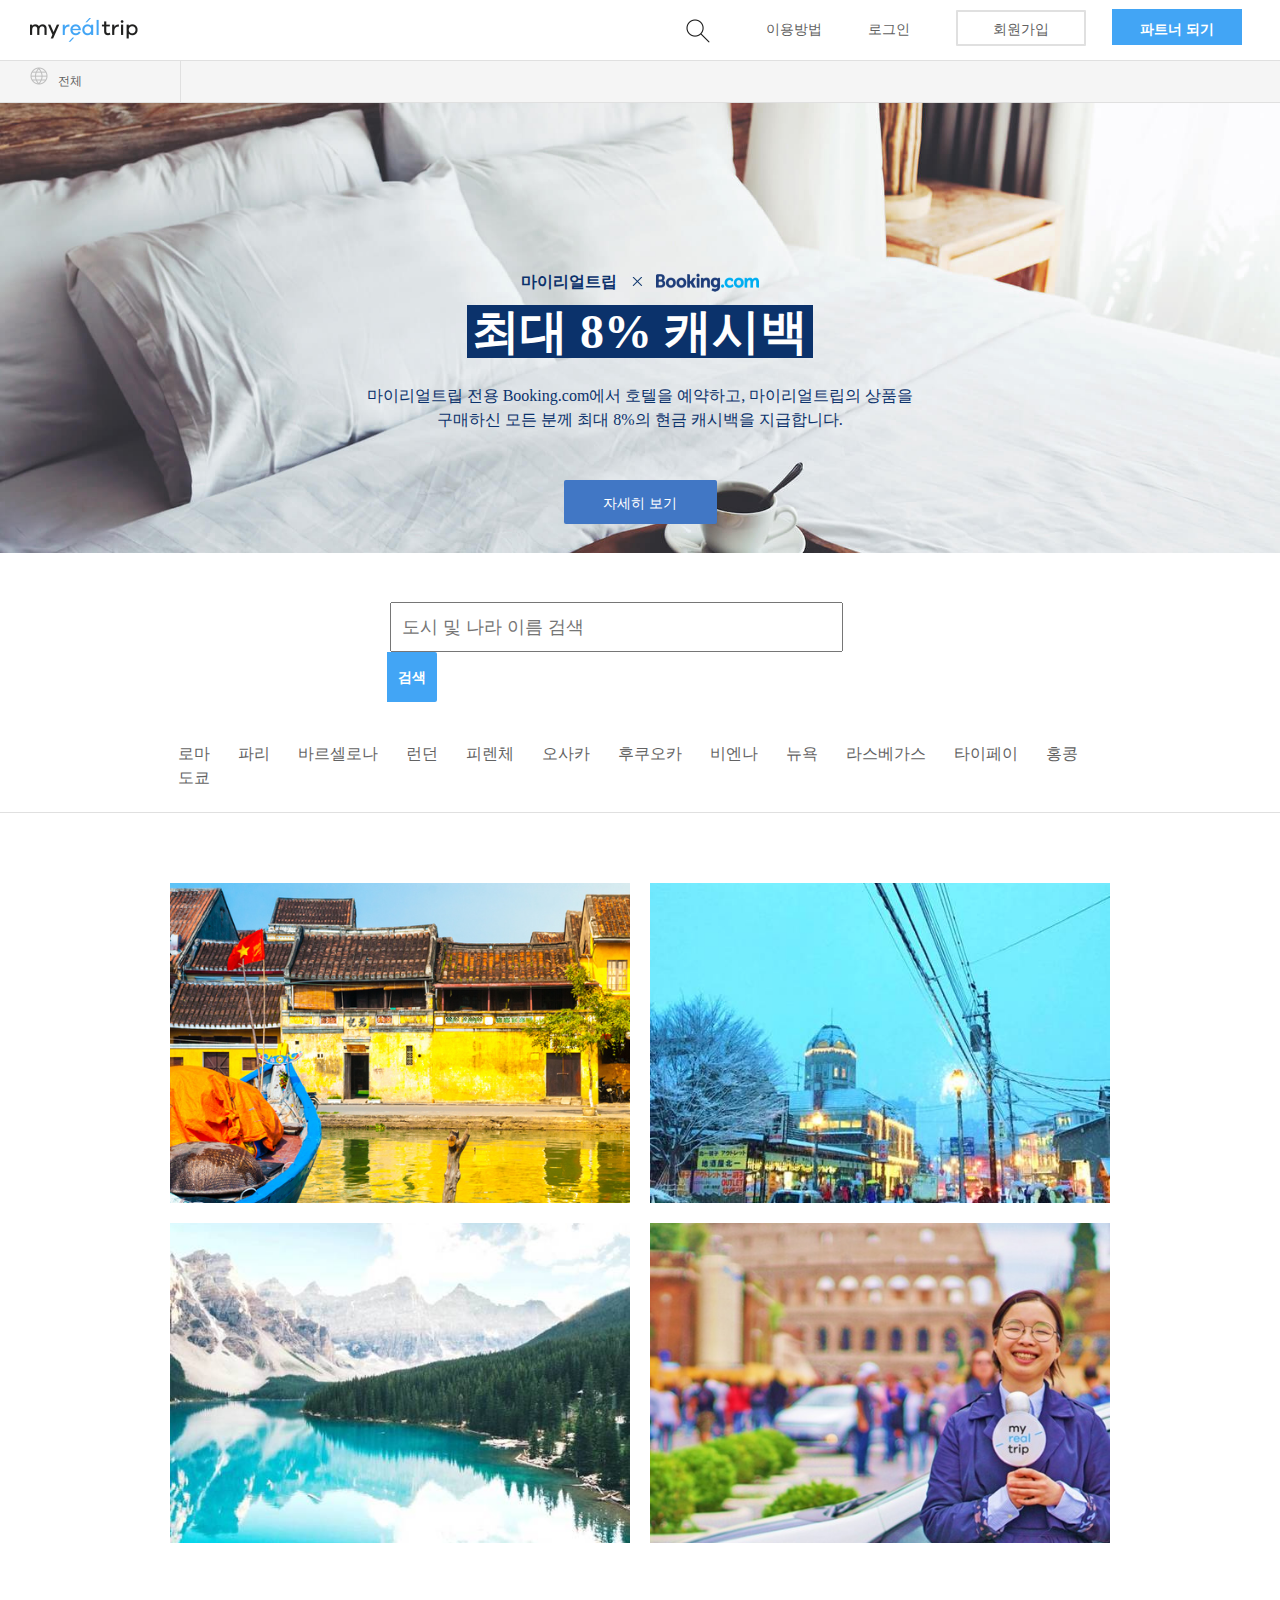
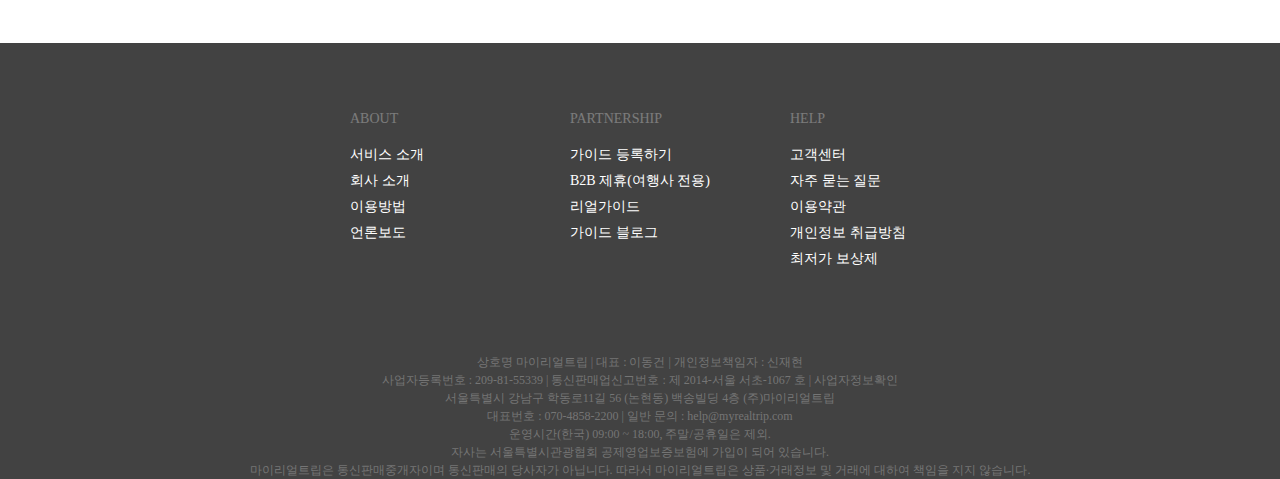
<file: myrealtrip/index.html>
<!DOCTYPE html>
<html lang="en">
<head>
  <meta charset="UTF-8">
  <meta name="viewport" content="width=device-width, initial-scale=1.0">
  <meta http-equiv="X-UA-Compatible" content="ie=edge">
  <link rel="stylesheet" href="css/index.css">
  <title>현지 여행의 모든 것 :: 마이리얼트립</title>
</head>
<body>
  <header>
    <div>
      <div id="logo">
        <a href="">
          <img src="image/web_logo.png">
        </a>
      </div>
      <div id="top-right">
        <ul>
          <li>
            <div id="search">
              <img src="image/ic_GNB_search.png" alt="">
            </div>
          </li>
          <li>
            <div>
              <span>이용방법</span>
            </div>
          </li>
          <li>
            <div>
              <span>로그인</span>
            </div>
          </li>
          <li>
            <div>
              <button type="button" name="button" id="register_button">회원가입</button>
            </div>
          </li>
          <li>
            <div>
              <button type="button" name="button" id="partner_button">
                <span>파트너 되기</span>
              </button>
            </div>
          </li>
        </ul>
      </div>
    </div>
    <div id="nav">
      <div>
        <div id="global-img">
          <img src="image/ic_global.png" alt="">
        </div>
        <div id="global-search">
          <span>전체</span>
        </div>
      </div>
    </div>
  </header>
  <main>
    <section>
      <div id="background">
      </div>
      <div id="main-content">
        <div id="booking">
          <div id="booking-content">
            마이리얼트립
          </div>
          <img id="multiplication" src="image/ic_x_blue.png" alt="">
          <img id="booking-logo" src="image/Booking-Logo.png" alt="">
        </div>
        <div id="big-banner">
          <p>최대 8% 캐시백</p>
        </div>
        <div id="main-bottom-content">
          마이리얼트립 전용 Booking.com에서 호텔을 예약하고, 마이리얼트립의 상품을
          <br>
          구매하신 모든 분께 최대 8%의 현금 캐시백을 지급합니다.
        </div>
        <div>
          <button type="button" name="button">자세히 보기</button>
        </div>
      </div>

      <div id="search-bar">
        <div id="search-input">
          <input type="text" name="" id="" placeholder="도시 및 나라 이름 검색">
        </div>
        <div id="search-button">
          <span>검색</span>
        </div>
      </div>

      <div id="country">
        <ul>
          <li>로마</li>
          <li>파리</li>
          <li>바르셀로나</li>
          <li>런던</li>
          <li>피렌체</li>
          <li>오사카</li>
          <li>후쿠오카</li>
          <li>비엔나</li>
          <li>뉴욕</li>
          <li>라스베가스</li>
          <li>타이페이</li>
          <li>홍콩</li>
          <li>도쿄</li>
        </ul>
      </div>
    </section>
    <div id="contents">
      <div id="theme-main">
        <ul id="item-container">
          <li id="theme-1">
            <img src="image/245_mobile_medium_1484872161.jpg" alt="">
          </li>
          <li id="theme-2">
            <img src="image/247_mobile_medium_1484872758.jpg" alt="">
          </li>
          <li id="theme-3">
            <img src="image/248_mobile_medium_1484872884.jpg" alt="">
          </li>
          <li id="theme-4">
            <img src="image/246_mobile_medium_1484872610.jpg" alt="">
          </li>
        </ul>
      </div>
    </div>
  </main>
  <footer>
    <div id="tail-contents">
      <div id="about">
        <ul>
          <li id="title">ABOUT</li>
          <li>서비스 소개</li>
          <li>회사 소개</li>
          <li>이용방법</li>
          <li>언론보도</li>
        </ul>
      </div>
      <div id="partnership">
        <ul>
          <li id="title">PARTNERSHIP</li>
          <li>가이드 등록하기</li>
          <li>B2B 제휴(여행사 전용)</li>
          <li>리얼가이드</li>
          <li>가이드 블로그</li>
        </ul>
      </div>
      <div id="help">
        <ul>
          <li id="title">HELP</li>
          <li>고객센터</li>
          <li>자주 묻는 질문</li>
          <li>이용약관</li>
          <li>개인정보 취급방침</li>
          <li>최저가 보상제</li>
        </ul>
      </div>
    </div>
    <div id="footer-contents">
      상호명 마이리얼트립 | 대표 : 이동건 | 개인정보책임자 : 신재현
      <br>
      사업자등록번호 : 209-81-55339 | 통신판매업신고번호 : 제 2014-서울 서초-1067 호 | 사업자정보확인
      <br>
      서울특별시 강남구 학동로11길 56 (논현동) 백송빌딩 4층 (주)마이리얼트립
      <br>
      대표번호 : 070-4858-2200 | 일반 문의 : help@myrealtrip.com
      <br>
      운영시간(한국) 09:00 ~ 18:00, 주말/공휴일은 제외.
      <br>
      자사는 서울특별시관광협회 공제영업보증보험에 가입이 되어 있습니다.
      <br>
      마이리얼트립은 통신판매중개자이며 통신판매의 당사자가 아닙니다. 따라서 마이리얼트립은 상품·거래정보 및 거래에 대하여 책임을 지지 않습니다.
    </div>
  </footer>
</body>
</html>
</file>
<file: myrealtrip/css/index.css>
body {
  line-height: 1.5;
  color: #373ac3;
  font-size: 10px;
  margin: 0;
}

body > header {
  margin: 0 auto;
  display: block;
}

body > header > div {
  border-bottom: 1px solid #e0e0e0;
  margin: 0 auto;
  display: block;
  height: 60px;
  line-height: 60px;
}

body > header > div > #logo {
  float: left;
  height: 24px;
  line-height: 24px;
  margin: 18px 30px;
}

body > header > div > #logo > a > img {
  height: 24px;
  width: 108px;
}

body > header > div > #top-right {
  float: right;
  margin: 0;
  height: 60px;
  height: 60px;
}

body > header > div > #top-right > ul {
  float: right;
  position: relative;
  list-style: none;
  margin: 0;
  margin-right: 10px;

}

body > header > div > #top-right > ul > li {
  font-size: 0;
  float: left;
  display: list-item;
  margin: 0 8px;
}

body > header > div > #top-right > ul > li > div#search {
  font-size: 14px;
  height: 60px;
  line-height: 60px;
  cursor: pointer;
  margin-right: 10px;
}

body > header > div > #top-right > ul > li > div#search > img {
  vertical-align: middle;
  height: 24px;
  width: 24px;
}

body > header > div > #top-right > ul > li > div {
  font-size: 14px;
  height: 60px;
  line-height: 60px;
  cursor: pointer;
  margin-left: 30px;
  color: #616161;
}

body > header > div > #top-right > ul > li > div > button#register_button {
  border-radius: 1px;
  height: 36px;
  line-height: 32px;
  width: 130px;
  font-size: 14px;
  text-align: center;
  cursor: pointer;
  background-color: #fff;
  color: #616161;
  border: 2px solid #e0e0e0;
}

body > header > div > #top-right > ul > li > div > button#partner_button {
  font-size: 14px;
  height: 36px;
  width: 130px;
  line-height: 36px;
  padding: 0;
  text-align: center;
  cursor: pointer;
  background-color: #42A5F5;
  border: 2px solid #42A5F5;
  color: #fff !important;
  font-weight: bold;
  margin-right: 20px;
  margin-left: -20px;
}

body > header > div > #top-right > ul > li > div > button#partner_button > span {
  height: 36px;
  line-height: 36px;
}

body > header > div#nav {
  height: 41px;
  background-color: #f5f5f5;
  position: relative;
  clear: both;
}

body > header > div#nav > div {
  width: 150px;
  border-right: 1px solid #e0e0e0;
  height: 41px;
  line-height: 41px;
  margin-left: 30px;
}

body > header > div#nav > div > #global-img {
  float: left;
  height: 41px;
  line-height: 41px;

}

body > header > div#nav > div > #global-img > img {
  height: 18px;
  width: 18px;
  line-height: 18px;
}

body > header > div#nav > div > #global-search {
  float: left;
  margin-left: 10px;
  font-size: 12px;
  color: #616161;
}

body > main > section {
  margin: 0;
  padding: 0;
}

body > main > section > #background {
  background-image: url(../image/main_A_bg.jpg);
  min-height: 450px;
  width: 100%;
  background-size: cover;
  background-repeat: no-repeat;
  background-position: center center;
}

body > main > section > #main-content {
  position: absolute;
  left: 0;
  right: 0;
  width: 664px;
  z-index: 20;
  text-align: center;
  top: 30%;
  margin: 0 auto;
  font-size: 10px;
}

body > main > section > #main-content > #booking > div {
  display: inline;
  color: #0b326b;
  font-size: 16px;
  font-weight: bold;
}

body > main > section > #main-content > #booking > img#multiplication {
  margin: 0px 11px 6px 11px;
  width: 11px;
  vertical-align: middle;
  border: 0;
}

body > main > section > #main-content > #booking > img#booking-logo {
  margin-bottom: 4px;
  width: 103px;
  vertical-align: middle;
  border: 0;
}

body > main > section > #main-content > #big-banner {
  display: block;
}

body > main > section > #main-content > #big-banner > p {
  background-color: #0b326b;
  color: #fff;
  font-size: 48px;
  margin-top: 6px;
  padding: 0 5px;
  display: inline;
  font-weight: bold;
}

body > main > section > #main-content > #main-bottom-content {
  color: #0b326b;
  font-size: 16px;
  line-height: 1.5;
  margin-top: 16px;
  font-weight: normal;
  display: block;
}

body > main > section > #main-content > div {

}

body > main > section > #main-content > div > button {
  border-radius: 2px;
  background-color: #4177c5;
  color: #fff;
  font-size: 14px;
  display: block;
  text-decoration: none;
  margin: auto;
  margin-top: 48px;
  width: 153px;
  height: 44px;
  line-height: 44px;
  border: none;
}

body > main > section > #search-bar {
  margin: 49px auto 0;
  position: relative;
  width: 501px;
}

body > main > section > #search-bar > #search-input {
  display: inline;
}

body > main > section > #search-bar > #search-input > input {
  height: 44px;
  width: 437px;
  font-size: 18px;
  padding-left: 10px;

}

body > main > section > #search-bar > #search-button {
  display: inline-block;
  width: 44px;
  height: 44px;
  background-color: #42A5F5;
  line-height: 45px;
  border-radius: 0 2px 2px 0;
  border: 3px solid #42A5F5;
  text-align: center;
  margin-left: -3px;
}

body > main > section > #search-bar > #search-button > span {
  font-size: 14px;
  color: #fff;
  font-weight: bold;
}

body > main > section > #country {
  margin-top: 40px;
  padding-bottom: 20px;
  display: block;
  height: 50px;
  clear: both;
  border-bottom: 1px solid #e0e0e0;
}

body > main > section > #country > ul {
  list-style: none;
  max-width: 980px;
  margin: 0 auto;
  height: 50px;
  padding-left: 0;
}

body > main > section > #country > ul > li {
  float: left;
  font-size: 16px;
  margin-left: 28px;
  color: #212121;
  opacity: 0.7;
}

body > main > #contents {
  padding: 60px 0 90px;
  min-height: 500px;
  line-height: 1.5;
}

body > main > #contents > #theme-main > ul#item-container {
  max-width: 960px;
  margin: 0 auto;
  padding: 0;
  list-style: none;
  display: table;
}

body > main > #contents > #theme-main > ul#item-container > li {
  width: 460px;
  height: 320px;
  display: inline-block;
  margin: 10px;
  position: relative;
  vertical-align: middle;
  cursor: pointer;
  color: #fff;
  overflow: hidden;
}

body > main > #contents > #theme-main > ul#item-container > li > img {
  width: 460px;
  position: absolute;
  top: -10%;
  vertical-align: middle;
  border: 0;
}

body > footer {
  background-color: #424242;

}

body > footer > #tail-contents {
  height: 250px;
  padding: 60px 0 0;
  width: 660px;
  margin: 0 auto;
}

body > footer > #tail-contents > div {
  float: left;
  width: 220px;
}

body > footer > #tail-contents > div > ul {
  margin: 0 auto;
}

body > footer > #tail-contents > div > ul > li {
  list-style: none;
  margin: 0 auto;
  width: 300px;
  display: block;
  color: #fff;
  font-size: 14px;
  letter-spacing: normal;
  padding-top: 5px;
}

body > footer > #tail-contents > div > ul > li#title {
  color: #ffffff;
  font-size: 14px;
  font-weight: 500;
  margin-bottom: 10px;
  opacity: 0.3;
  display: block;
}

body > footer > #footer-contents {
  text-align: center;
  font-size: 12px;
  color: #757575;
  margin-top: 0;
}
</file>
